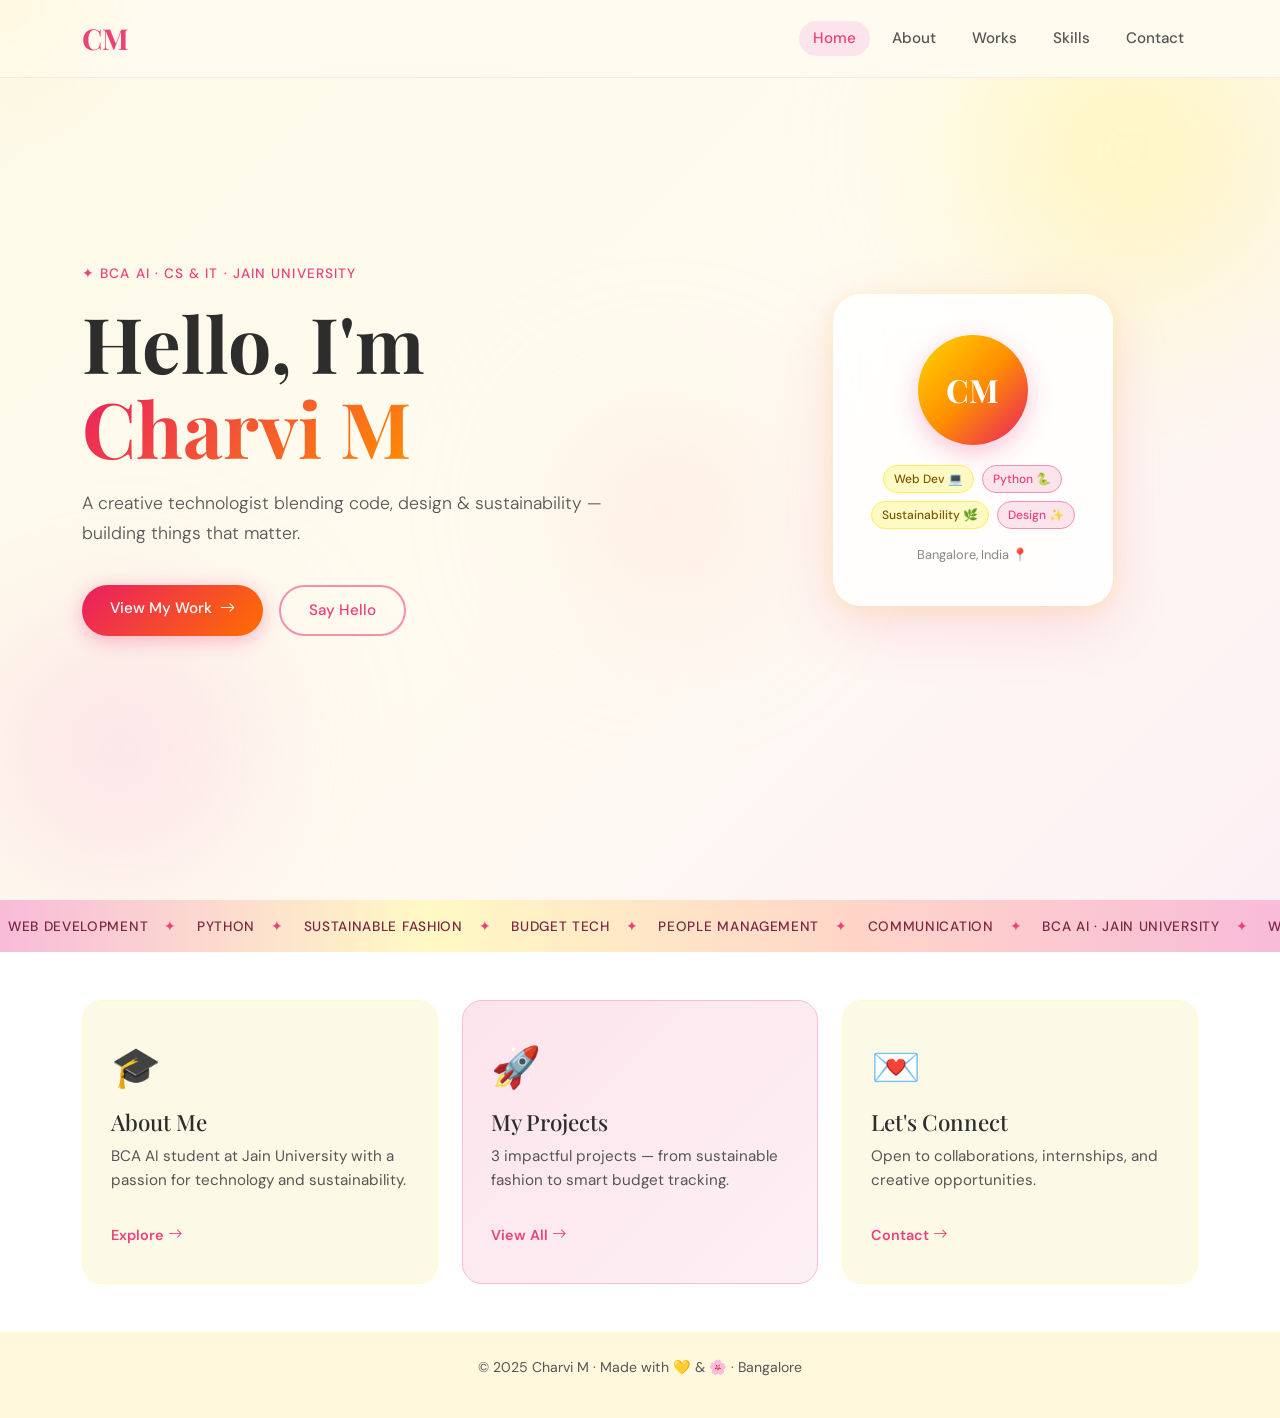
<file: index.html>
<!DOCTYPE html>
<html lang="en">
<head>
  <meta charset="UTF-8" />
  <meta name="viewport" content="width=device-width, initial-scale=1.0"/>
  <title>Charvi M — Portfolio</title>
  <link href="https://cdn.jsdelivr.net/npm/bootstrap@5.3.2/dist/css/bootstrap.min.css" rel="stylesheet"/>
  <link href="https://fonts.googleapis.com/css2?family=Playfair+Display:ital,wght@0,400;0,700;1,400&family=DM+Sans:wght@300;400;500&family=Cormorant+Garamond:ital,wght@1,300&display=swap" rel="stylesheet"/>
  <link rel="stylesheet" href="https://cdn.jsdelivr.net/npm/bootstrap-icons@1.11.3/font/bootstrap-icons.min.css"/>
  <link rel="stylesheet" href="style.css"/>
</head>
<body>

  <!-- NAV -->
  <nav class="navbar navbar-expand-lg fixed-top" id="mainNav">
    <div class="container">
      <a class="navbar-brand brand-logo" href="index.html">CM</a>
      <button class="navbar-toggler" type="button" data-bs-toggle="collapse" data-bs-target="#navMenu">
        <span class="navbar-toggler-icon"></span>
      </button>
      <div class="collapse navbar-collapse" id="navMenu">
        <ul class="navbar-nav ms-auto gap-2">
          <li class="nav-item"><a class="nav-link active" href="index.html">Home</a></li>
          <li class="nav-item"><a class="nav-link" href="about.html">About</a></li>
          <li class="nav-item"><a class="nav-link" href="works.html">Works</a></li>
          <li class="nav-item"><a class="nav-link" href="skills.html">Skills</a></li>
          <li class="nav-item"><a class="nav-link" href="contact.html">Contact</a></li>
        </ul>
      </div>
    </div>
  </nav>

  <!-- HERO -->
  <section class="hero-section d-flex align-items-center">
    <div class="hero-blob blob-1"></div>
    <div class="hero-blob blob-2"></div>
    <div class="hero-blob blob-3"></div>
    <div class="container position-relative">
      <div class="row align-items-center min-vh-100 py-5">
        <div class="col-lg-7 hero-text-col">
          <p class="hero-tag animate-up delay-0">✦ BCA AI · CS & IT · Jain University</p>
          <h1 class="hero-title animate-up delay-1">
            Hello, I'm<br/>
            <span class="name-highlight">Charvi M</span>
          </h1>
          <p class="hero-sub animate-up delay-2">
            A creative technologist blending code, design & sustainability —<br class="d-none d-md-block"/>
            building things that matter.
          </p>
          <div class="hero-cta d-flex gap-3 flex-wrap animate-up delay-3">
            <a href="works.html" class="btn btn-primary-custom">View My Work <i class="bi bi-arrow-right ms-1"></i></a>
            <a href="contact.html" class="btn btn-outline-custom">Say Hello</a>
          </div>
        </div>
        <div class="col-lg-5 d-flex justify-content-center mt-5 mt-lg-0">
          <div class="hero-card-wrap animate-float">
            <div class="hero-avatar-card">
              <div class="avatar-circle">
                <span class="avatar-initial">CM</span>
              </div>
              <div class="card-badges">
                <span class="badge-pill">Web Dev 💻</span>
                <span class="badge-pill">Python 🐍</span>
                <span class="badge-pill">Sustainability 🌿</span>
                <span class="badge-pill">Design ✨</span>
              </div>
              <div class="card-footer-text">Bangalore, India 📍</div>
            </div>
          </div>
        </div>
      </div>
    </div>
  </section>

  <!-- MARQUEE -->
  <div class="marquee-strip">
    <div class="marquee-inner">
      <span>Web Development</span><span class="dot">✦</span>
      <span>Python</span><span class="dot">✦</span>
      <span>Sustainable Fashion</span><span class="dot">✦</span>
      <span>Budget Tech</span><span class="dot">✦</span>
      <span>People Management</span><span class="dot">✦</span>
      <span>Communication</span><span class="dot">✦</span>
      <span>BCA AI · Jain University</span><span class="dot">✦</span>
      <span>Web Development</span><span class="dot">✦</span>
      <span>Python</span><span class="dot">✦</span>
      <span>Sustainable Fashion</span><span class="dot">✦</span>
      <span>Budget Tech</span><span class="dot">✦</span>
      <span>People Management</span><span class="dot">✦</span>
      <span>Communication</span><span class="dot">✦</span>
      <span>BCA AI · Jain University</span><span class="dot">✦</span>
    </div>
  </div>

  <!-- QUICK PREVIEW SECTION -->
  <section class="quick-preview py-5">
    <div class="container">
      <div class="row g-4 justify-content-center">
        <div class="col-md-4">
          <div class="preview-card" onclick="location.href='about.html'">
            <div class="preview-icon">🎓</div>
            <h3>About Me</h3>
            <p>BCA AI student at Jain University with a passion for technology and sustainability.</p>
            <span class="preview-link">Explore <i class="bi bi-arrow-right"></i></span>
          </div>
        </div>
        <div class="col-md-4">
          <div class="preview-card featured" onclick="location.href='works.html'">
            <div class="preview-icon">🚀</div>
            <h3>My Projects</h3>
            <p>3 impactful projects — from sustainable fashion to smart budget tracking.</p>
            <span class="preview-link">View All <i class="bi bi-arrow-right"></i></span>
          </div>
        </div>
        <div class="col-md-4">
          <div class="preview-card" onclick="location.href='contact.html'">
            <div class="preview-icon">💌</div>
            <h3>Let's Connect</h3>
            <p>Open to collaborations, internships, and creative opportunities.</p>
            <span class="preview-link">Contact <i class="bi bi-arrow-right"></i></span>
          </div>
        </div>
      </div>
    </div>
  </section>

  <!-- FOOTER -->
  <footer class="site-footer text-center py-4">
    <p>© 2025 Charvi M · Made with 💛 & 🌸 · Bangalore</p>
  </footer>

  <script src="https://cdn.jsdelivr.net/npm/bootstrap@5.3.2/dist/js/bootstrap.bundle.min.js"></script>
  <script src="main.js"></script>
</body>
</html>
</file>
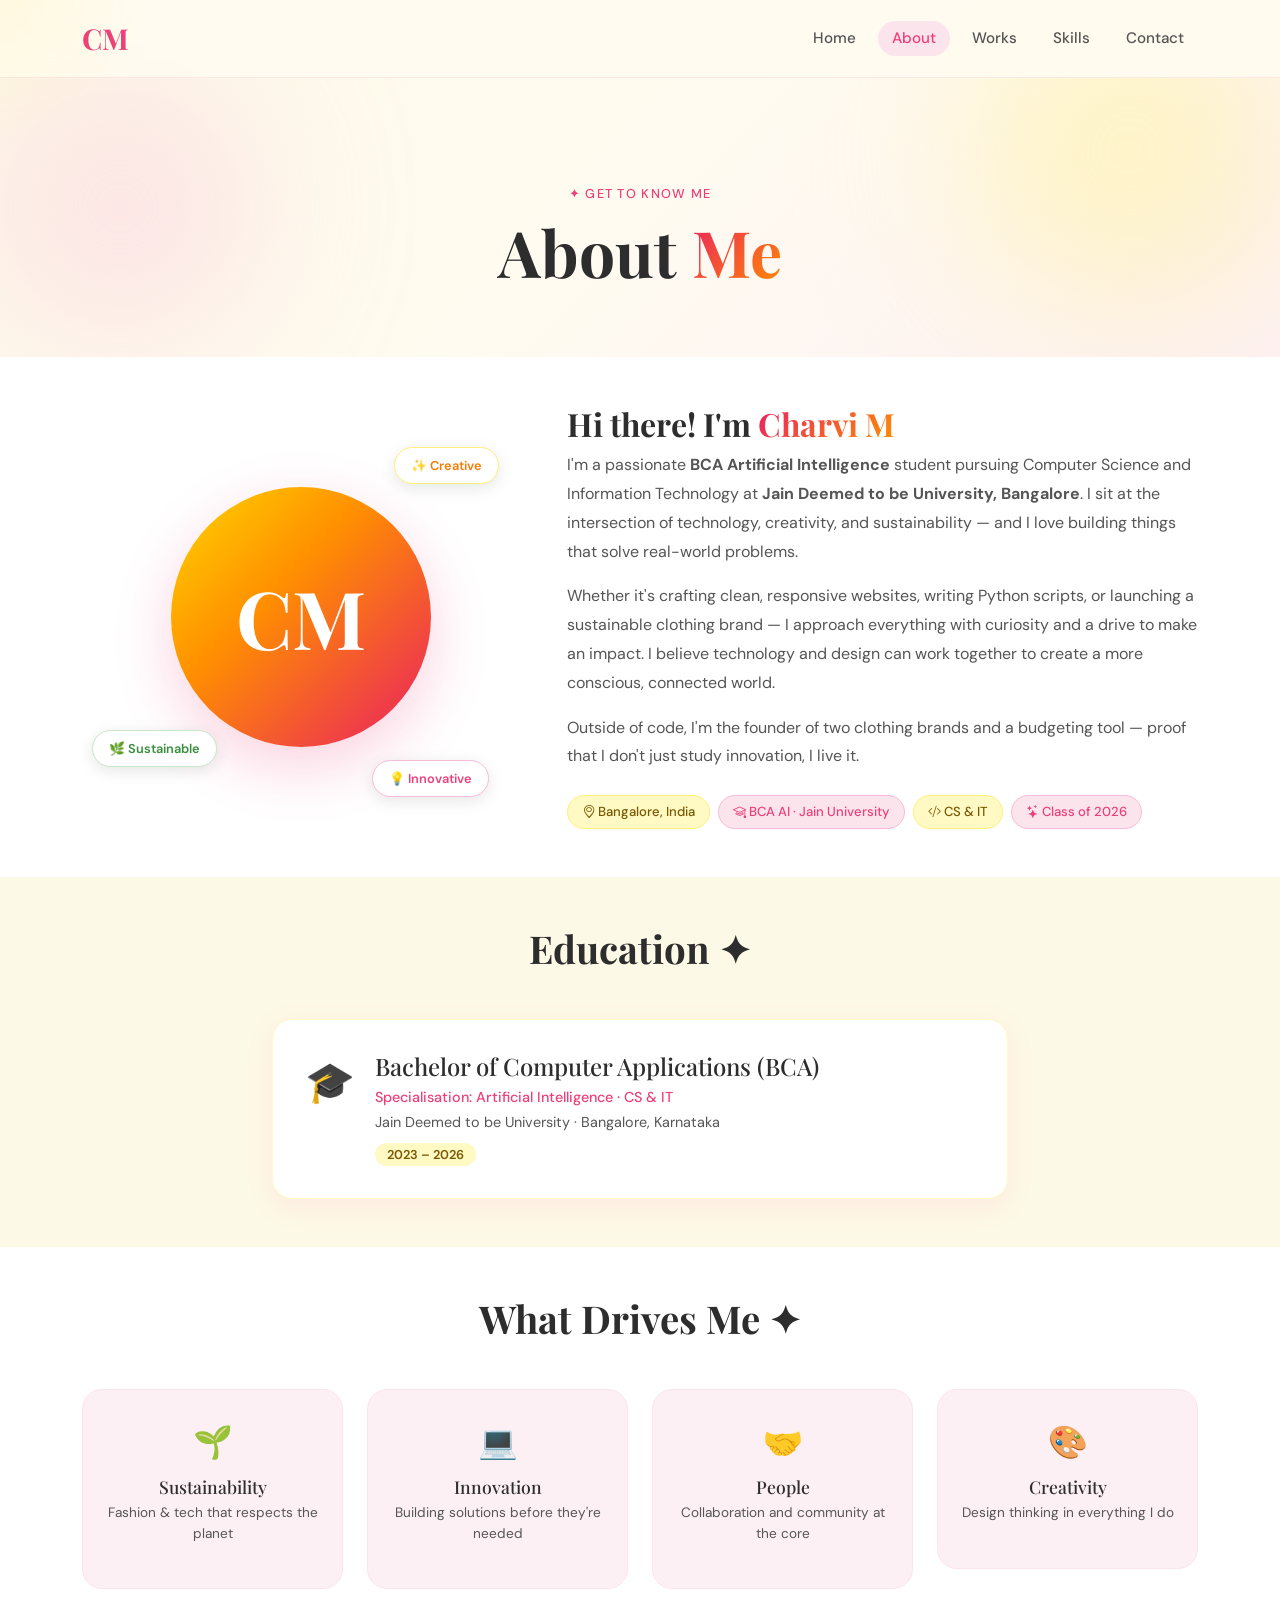
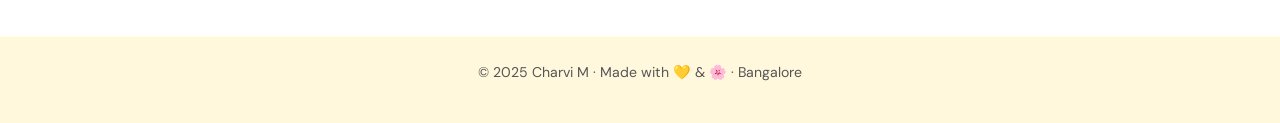
<file: about.html>
<!DOCTYPE html>
<html lang="en">
<head>
  <meta charset="UTF-8"/>
  <meta name="viewport" content="width=device-width, initial-scale=1.0"/>
  <title>About — Charvi M</title>
  <link href="https://cdn.jsdelivr.net/npm/bootstrap@5.3.2/dist/css/bootstrap.min.css" rel="stylesheet"/>
  <link href="https://fonts.googleapis.com/css2?family=Playfair+Display:ital,wght@0,400;0,700;1,400&family=DM+Sans:wght@300;400;500&family=Cormorant+Garamond:ital,wght@1,300&display=swap" rel="stylesheet"/>
  <link rel="stylesheet" href="https://cdn.jsdelivr.net/npm/bootstrap-icons@1.11.3/font/bootstrap-icons.min.css"/>
  <link rel="stylesheet" href="style.css"/>
</head>
<body>

  <!-- NAV -->
  <nav class="navbar navbar-expand-lg fixed-top" id="mainNav">
    <div class="container">
      <a class="navbar-brand brand-logo" href="index.html">CM</a>
      <button class="navbar-toggler" type="button" data-bs-toggle="collapse" data-bs-target="#navMenu">
        <span class="navbar-toggler-icon"></span>
      </button>
      <div class="collapse navbar-collapse" id="navMenu">
        <ul class="navbar-nav ms-auto gap-2">
          <li class="nav-item"><a class="nav-link" href="index.html">Home</a></li>
          <li class="nav-item"><a class="nav-link active" href="about.html">About</a></li>
          <li class="nav-item"><a class="nav-link" href="works.html">Works</a></li>
          <li class="nav-item"><a class="nav-link" href="skills.html">Skills</a></li>
          <li class="nav-item"><a class="nav-link" href="contact.html">Contact</a></li>
        </ul>
      </div>
    </div>
  </nav>

  <!-- PAGE HEADER -->
  <section class="page-header">
    <div class="hero-blob blob-1"></div>
    <div class="hero-blob blob-2"></div>
    <div class="container">
      <div class="row justify-content-center text-center pt-5 mt-3">
        <div class="col-lg-8">
          <p class="page-tag animate-up">✦ Get to know me</p>
          <h1 class="page-title animate-up delay-1">About <span class="name-highlight">Me</span></h1>
        </div>
      </div>
    </div>
  </section>

  <!-- ABOUT CONTENT -->
  <section class="about-section py-5">
    <div class="container">
      <div class="row align-items-center g-5">
        <div class="col-lg-5 animate-up">
          <div class="about-image-block">
            <div class="about-avatar-big">
              <span>CM</span>
            </div>
            <div class="about-sticker sticker-1">✨ Creative</div>
            <div class="about-sticker sticker-2">🌿 Sustainable</div>
            <div class="about-sticker sticker-3">💡 Innovative</div>
          </div>
        </div>
        <div class="col-lg-7 animate-up delay-1">
          <h2 class="section-heading">Hi there! I'm <span class="name-highlight">Charvi M</span></h2>
          <p class="about-body">
            I'm a passionate <strong>BCA Artificial Intelligence</strong> student pursuing Computer Science and Information Technology at <strong>Jain Deemed to be University, Bangalore</strong>. I sit at the intersection of technology, creativity, and sustainability — and I love building things that solve real-world problems.
          </p>
          <p class="about-body">
            Whether it's crafting clean, responsive websites, writing Python scripts, or launching a sustainable clothing brand — I approach everything with curiosity and a drive to make an impact. I believe technology and design can work together to create a more conscious, connected world.
          </p>
          <p class="about-body">
            Outside of code, I'm the founder of two clothing brands and a budgeting tool — proof that I don't just study innovation, I live it.
          </p>
          <div class="info-chips d-flex flex-wrap gap-2 mt-4">
            <span class="info-chip"><i class="bi bi-geo-alt"></i> Bangalore, India</span>
            <span class="info-chip"><i class="bi bi-mortarboard"></i> BCA AI · Jain University</span>
            <span class="info-chip"><i class="bi bi-code-slash"></i> CS & IT</span>
            <span class="info-chip"><i class="bi bi-stars"></i> Class of 2026</span>
          </div>
        </div>
      </div>
    </div>
  </section>

  <!-- EDUCATION -->
  <section class="education-section py-5">
    <div class="container">
      <h2 class="section-title text-center mb-5">Education <span class="title-dot">✦</span></h2>
      <div class="row justify-content-center">
        <div class="col-lg-8">
          <div class="edu-card animate-up">
            <div class="edu-icon">🎓</div>
            <div class="edu-info">
              <h4>Bachelor of Computer Applications (BCA)</h4>
              <p class="edu-spec">Specialisation: Artificial Intelligence · CS & IT</p>
              <p class="edu-uni">Jain Deemed to be University · Bangalore, Karnataka</p>
              <span class="edu-year">2023 – 2026</span>
            </div>
          </div>
        </div>
      </div>
    </div>
  </section>

  <!-- VALUES -->
  <section class="values-section py-5">
    <div class="container">
      <h2 class="section-title text-center mb-5">What Drives Me <span class="title-dot">✦</span></h2>
      <div class="row g-4 justify-content-center">
        <div class="col-md-3 col-6">
          <div class="value-tile animate-up">
            <div class="value-emoji">🌱</div>
            <h5>Sustainability</h5>
            <p>Fashion & tech that respects the planet</p>
          </div>
        </div>
        <div class="col-md-3 col-6">
          <div class="value-tile animate-up delay-1">
            <div class="value-emoji">💻</div>
            <h5>Innovation</h5>
            <p>Building solutions before they're needed</p>
          </div>
        </div>
        <div class="col-md-3 col-6">
          <div class="value-tile animate-up delay-2">
            <div class="value-emoji">🤝</div>
            <h5>People</h5>
            <p>Collaboration and community at the core</p>
          </div>
        </div>
        <div class="col-md-3 col-6">
          <div class="value-tile animate-up delay-3">
            <div class="value-emoji">🎨</div>
            <h5>Creativity</h5>
            <p>Design thinking in everything I do</p>
          </div>
        </div>
      </div>
    </div>
  </section>

  <!-- FOOTER -->
  <footer class="site-footer text-center py-4">
    <p>© 2025 Charvi M · Made with 💛 & 🌸 · Bangalore</p>
  </footer>

  <script src="https://cdn.jsdelivr.net/npm/bootstrap@5.3.2/dist/js/bootstrap.bundle.min.js"></script>
  <script src="main.js"></script>
</body>
</html>
</file>
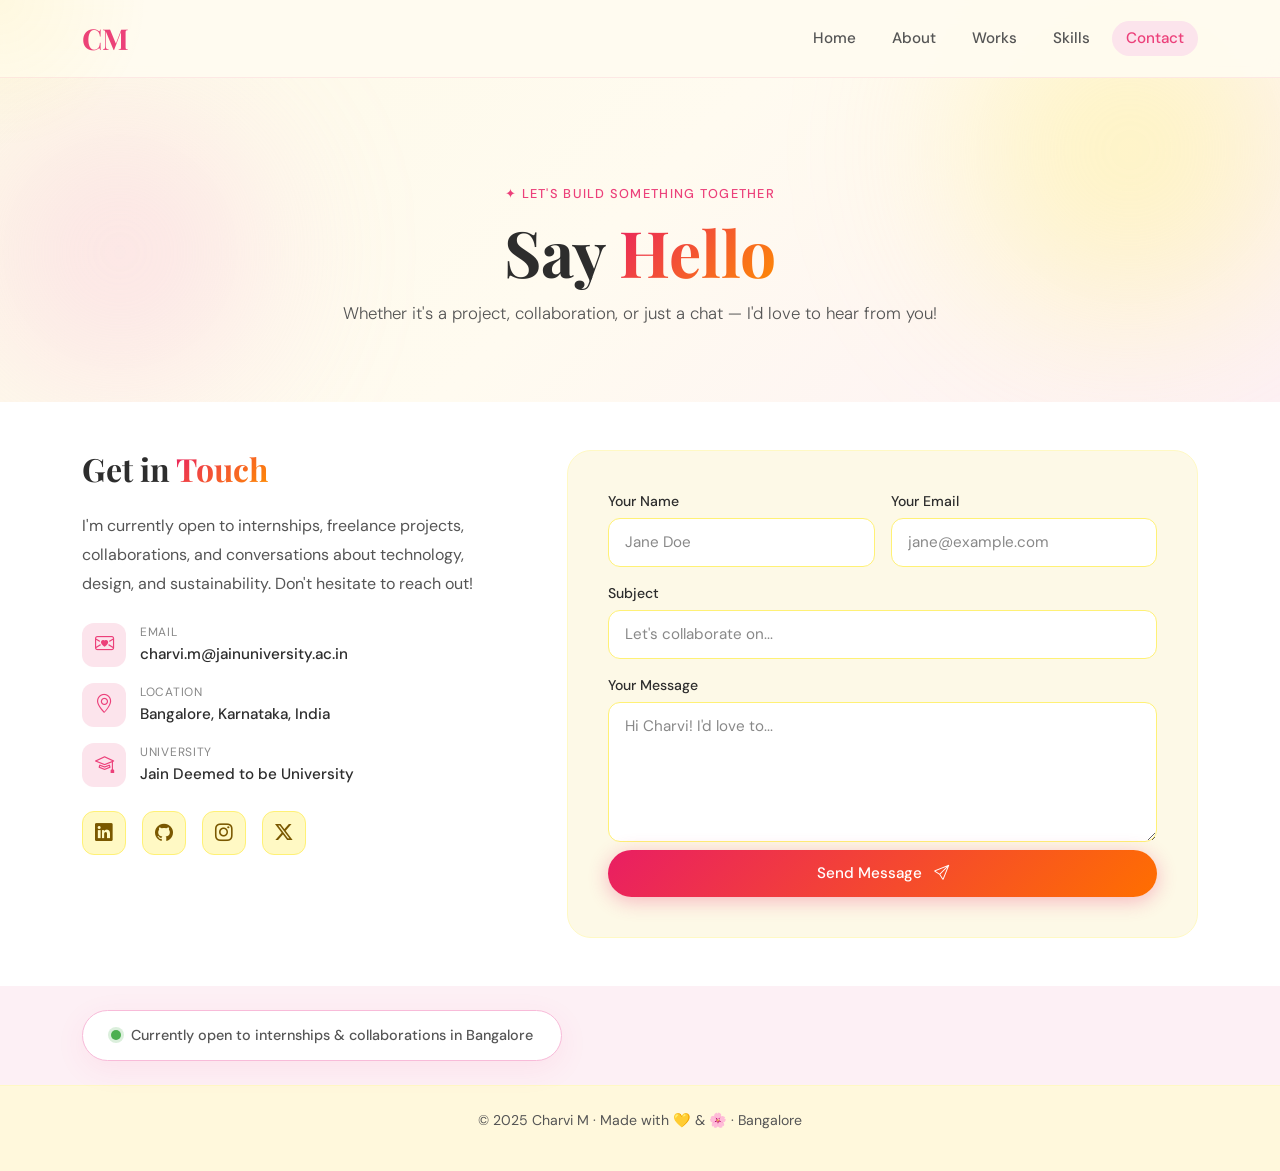
<file: contact.html>
<!DOCTYPE html>
<html lang="en">
<head>
  <meta charset="UTF-8"/>
  <meta name="viewport" content="width=device-width, initial-scale=1.0"/>
  <title>Contact — Charvi M</title>
  <link href="https://cdn.jsdelivr.net/npm/bootstrap@5.3.2/dist/css/bootstrap.min.css" rel="stylesheet"/>
  <link href="https://fonts.googleapis.com/css2?family=Playfair+Display:ital,wght@0,400;0,700;1,400&family=DM+Sans:wght@300;400;500&family=Cormorant+Garamond:ital,wght@1,300&display=swap" rel="stylesheet"/>
  <link rel="stylesheet" href="https://cdn.jsdelivr.net/npm/bootstrap-icons@1.11.3/font/bootstrap-icons.min.css"/>
  <link rel="stylesheet" href="style.css"/>
</head>
<body>

  <!-- NAV -->
  <nav class="navbar navbar-expand-lg fixed-top" id="mainNav">
    <div class="container">
      <a class="navbar-brand brand-logo" href="index.html">CM</a>
      <button class="navbar-toggler" type="button" data-bs-toggle="collapse" data-bs-target="#navMenu">
        <span class="navbar-toggler-icon"></span>
      </button>
      <div class="collapse navbar-collapse" id="navMenu">
        <ul class="navbar-nav ms-auto gap-2">
          <li class="nav-item"><a class="nav-link" href="index.html">Home</a></li>
          <li class="nav-item"><a class="nav-link" href="about.html">About</a></li>
          <li class="nav-item"><a class="nav-link" href="works.html">Works</a></li>
          <li class="nav-item"><a class="nav-link" href="skills.html">Skills</a></li>
          <li class="nav-item"><a class="nav-link active" href="contact.html">Contact</a></li>
        </ul>
      </div>
    </div>
  </nav>

  <!-- PAGE HEADER -->
  <section class="page-header">
    <div class="hero-blob blob-1"></div>
    <div class="hero-blob blob-2"></div>
    <div class="container">
      <div class="row justify-content-center text-center pt-5 mt-3">
        <div class="col-lg-8">
          <p class="page-tag animate-up">✦ Let's build something together</p>
          <h1 class="page-title animate-up delay-1">Say <span class="name-highlight">Hello</span></h1>
          <p class="page-subtitle animate-up delay-2">Whether it's a project, collaboration, or just a chat — I'd love to hear from you!</p>
        </div>
      </div>
    </div>
  </section>

  <!-- CONTACT SECTION -->
  <section class="contact-section py-5">
    <div class="container">
      <div class="row g-5 align-items-start">

        <!-- INFO -->
        <div class="col-lg-5 animate-up">
          <h2 class="section-heading mb-4">Get in <span class="name-highlight">Touch</span></h2>
          <p class="about-body mb-4">
            I'm currently open to internships, freelance projects, collaborations, and conversations about technology, design, and sustainability. Don't hesitate to reach out!
          </p>

          <div class="contact-info-list">
            <div class="contact-info-item">
              <div class="contact-info-icon"><i class="bi bi-envelope-heart"></i></div>
              <div>
                <p class="cii-label">Email</p>
                <p class="cii-value">charvi.m@jainuniversity.ac.in</p>
              </div>
            </div>
            <div class="contact-info-item">
              <div class="contact-info-icon"><i class="bi bi-geo-alt"></i></div>
              <div>
                <p class="cii-label">Location</p>
                <p class="cii-value">Bangalore, Karnataka, India</p>
              </div>
            </div>
            <div class="contact-info-item">
              <div class="contact-info-icon"><i class="bi bi-mortarboard"></i></div>
              <div>
                <p class="cii-label">University</p>
                <p class="cii-value">Jain Deemed to be University</p>
              </div>
            </div>
          </div>

          <div class="social-links mt-4 d-flex gap-3">
            <a href="#" class="social-btn"><i class="bi bi-linkedin"></i></a>
            <a href="#" class="social-btn"><i class="bi bi-github"></i></a>
            <a href="#" class="social-btn"><i class="bi bi-instagram"></i></a>
            <a href="#" class="social-btn"><i class="bi bi-twitter-x"></i></a>
          </div>
        </div>

        <!-- FORM -->
        <div class="col-lg-7 animate-up delay-1">
          <div class="contact-form-card">
            <form id="contactForm">
              <div class="row g-3">
                <div class="col-md-6">
                  <label class="form-label-custom">Your Name</label>
                  <input type="text" class="form-control form-control-custom" placeholder="Jane Doe" required/>
                </div>
                <div class="col-md-6">
                  <label class="form-label-custom">Your Email</label>
                  <input type="email" class="form-control form-control-custom" placeholder="jane@example.com" required/>
                </div>
                <div class="col-12">
                  <label class="form-label-custom">Subject</label>
                  <input type="text" class="form-control form-control-custom" placeholder="Let's collaborate on..."/>
                </div>
                <div class="col-12">
                  <label class="form-label-custom">Your Message</label>
                  <textarea class="form-control form-control-custom" rows="5" placeholder="Hi Charvi! I'd love to..."></textarea>
                </div>
                <div class="col-12 mt-2">
                  <button type="submit" class="btn btn-primary-custom w-100">
                    Send Message <i class="bi bi-send ms-2"></i>
                  </button>
                </div>
              </div>
            </form>
            <div id="formSuccess" class="form-success-msg d-none">
              <div class="success-inner">
                <div class="success-emoji">🌸</div>
                <h4>Message Sent!</h4>
                <p>Thank you for reaching out. I'll get back to you soon!</p>
              </div>
            </div>
          </div>
        </div>
      </div>
    </div>
  </section>

  <!-- AVAILABILITY -->
  <section class="availability-section py-4">
    <div class="container">
      <div class="availability-card text-center animate-up">
        <span class="avail-dot"></span>
        <span class="avail-text">Currently open to internships & collaborations in Bangalore</span>
      </div>
    </div>
  </section>

  <!-- FOOTER -->
  <footer class="site-footer text-center py-4">
    <p>© 2025 Charvi M · Made with 💛 & 🌸 · Bangalore</p>
  </footer>

  <script src="https://cdn.jsdelivr.net/npm/bootstrap@5.3.2/dist/js/bootstrap.bundle.min.js"></script>
  <script src="main.js"></script>
</body>
</html>
</file>
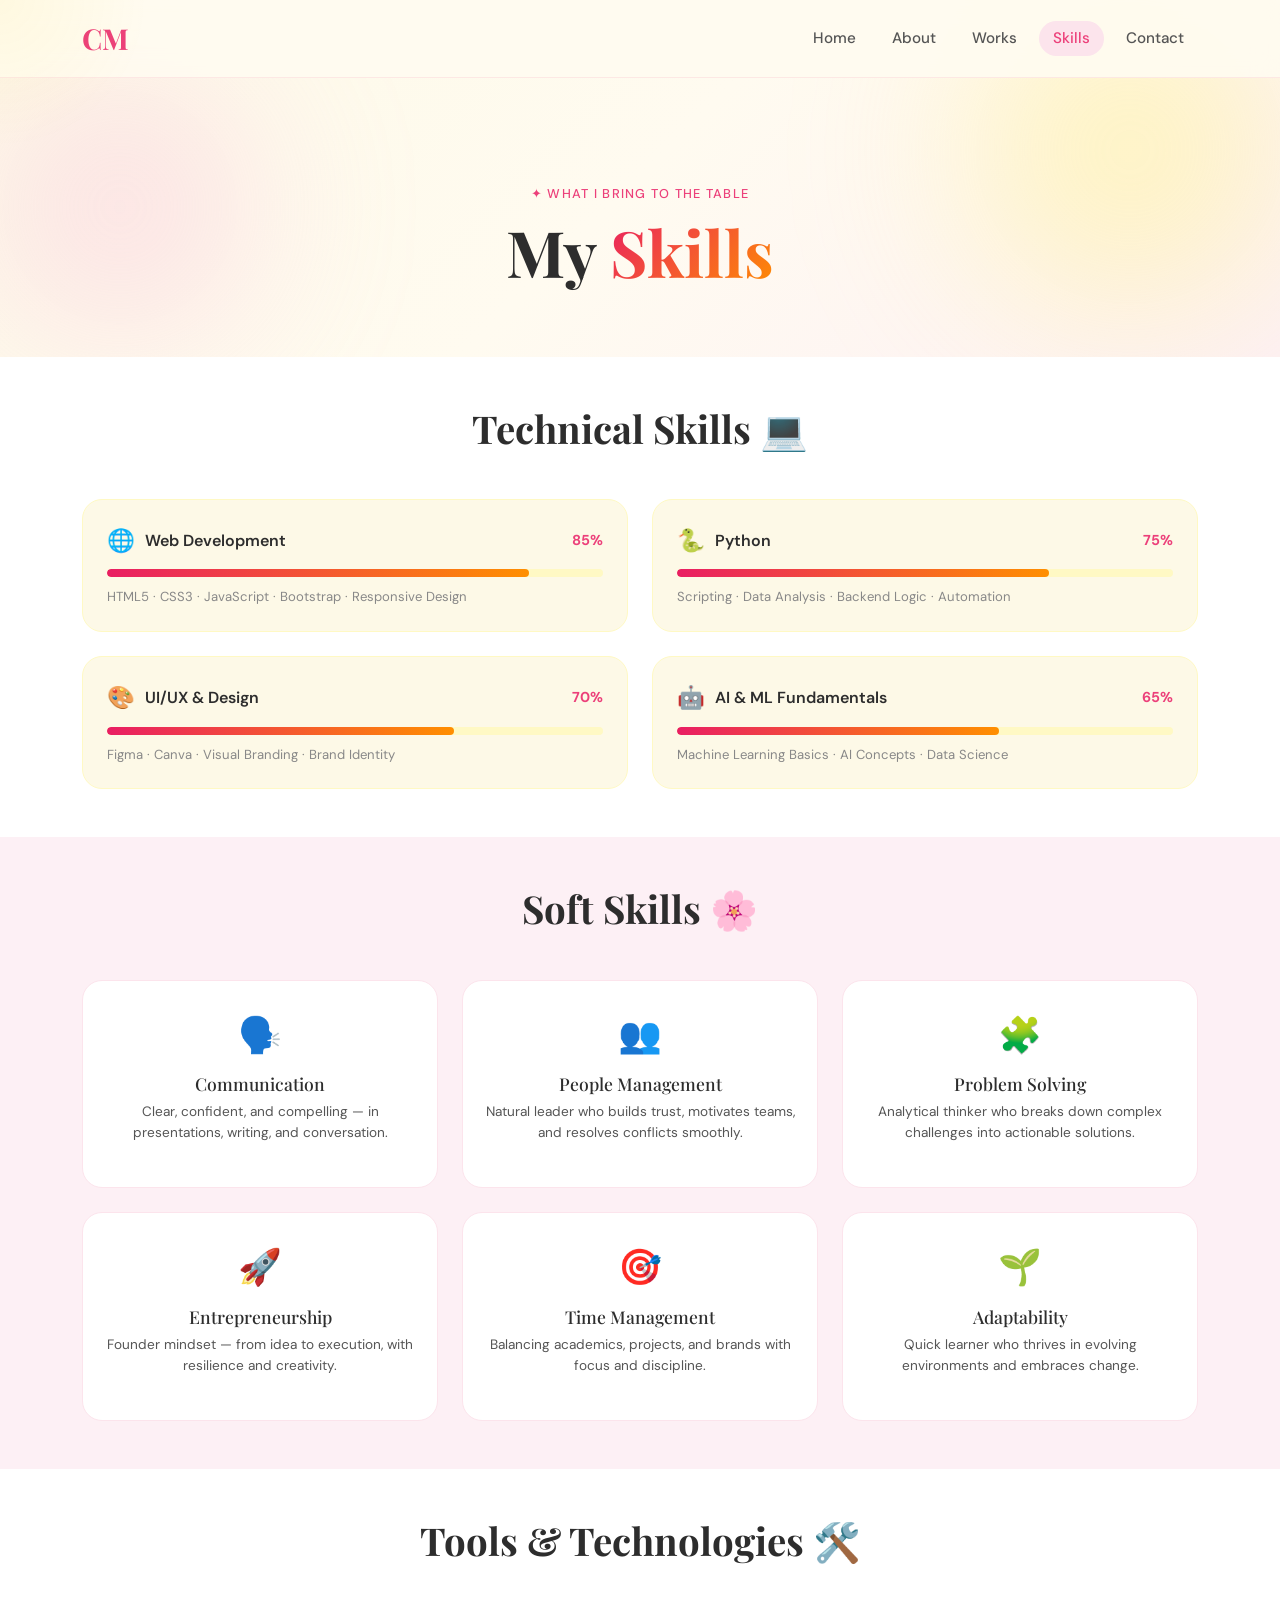
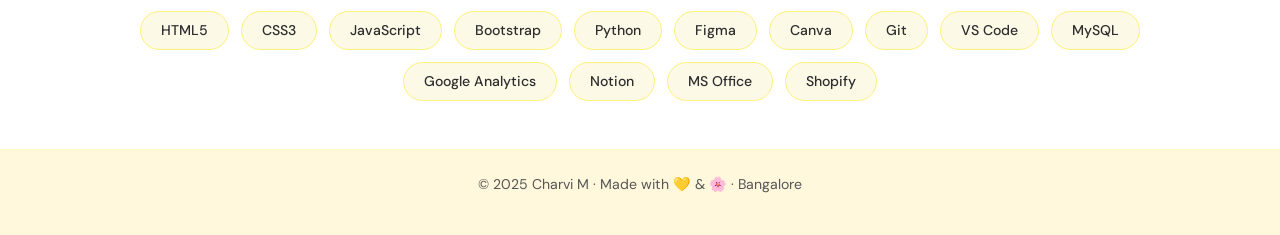
<file: skills.html>
<!DOCTYPE html>
<html lang="en">
<head>
  <meta charset="UTF-8"/>
  <meta name="viewport" content="width=device-width, initial-scale=1.0"/>
  <title>Skills — Charvi M</title>
  <link href="https://cdn.jsdelivr.net/npm/bootstrap@5.3.2/dist/css/bootstrap.min.css" rel="stylesheet"/>
  <link href="https://fonts.googleapis.com/css2?family=Playfair+Display:ital,wght@0,400;0,700;1,400&family=DM+Sans:wght@300;400;500&family=Cormorant+Garamond:ital,wght@1,300&display=swap" rel="stylesheet"/>
  <link rel="stylesheet" href="https://cdn.jsdelivr.net/npm/bootstrap-icons@1.11.3/font/bootstrap-icons.min.css"/>
  <link rel="stylesheet" href="style.css"/>
</head>
<body>

  <!-- NAV -->
  <nav class="navbar navbar-expand-lg fixed-top" id="mainNav">
    <div class="container">
      <a class="navbar-brand brand-logo" href="index.html">CM</a>
      <button class="navbar-toggler" type="button" data-bs-toggle="collapse" data-bs-target="#navMenu">
        <span class="navbar-toggler-icon"></span>
      </button>
      <div class="collapse navbar-collapse" id="navMenu">
        <ul class="navbar-nav ms-auto gap-2">
          <li class="nav-item"><a class="nav-link" href="index.html">Home</a></li>
          <li class="nav-item"><a class="nav-link" href="about.html">About</a></li>
          <li class="nav-item"><a class="nav-link" href="works.html">Works</a></li>
          <li class="nav-item"><a class="nav-link active" href="skills.html">Skills</a></li>
          <li class="nav-item"><a class="nav-link" href="contact.html">Contact</a></li>
        </ul>
      </div>
    </div>
  </nav>

  <!-- PAGE HEADER -->
  <section class="page-header">
    <div class="hero-blob blob-1"></div>
    <div class="hero-blob blob-2"></div>
    <div class="container">
      <div class="row justify-content-center text-center pt-5 mt-3">
        <div class="col-lg-8">
          <p class="page-tag animate-up">✦ What I bring to the table</p>
          <h1 class="page-title animate-up delay-1">My <span class="name-highlight">Skills</span></h1>
        </div>
      </div>
    </div>
  </section>

  <!-- TECHNICAL SKILLS -->
  <section class="skills-section py-5">
    <div class="container">
      <h2 class="section-title text-center mb-5">Technical Skills <span class="title-dot">💻</span></h2>
      <div class="row g-4 justify-content-center">

        <div class="col-lg-6">
          <div class="skill-bar-card animate-up">
            <div class="skill-bar-header">
              <span class="skill-icon">🌐</span>
              <span class="skill-name">Web Development</span>
              <span class="skill-pct">85%</span>
            </div>
            <div class="skill-track">
              <div class="skill-fill" data-width="85"></div>
            </div>
            <p class="skill-detail">HTML5 · CSS3 · JavaScript · Bootstrap · Responsive Design</p>
          </div>
        </div>

        <div class="col-lg-6">
          <div class="skill-bar-card animate-up delay-1">
            <div class="skill-bar-header">
              <span class="skill-icon">🐍</span>
              <span class="skill-name">Python</span>
              <span class="skill-pct">75%</span>
            </div>
            <div class="skill-track">
              <div class="skill-fill" data-width="75"></div>
            </div>
            <p class="skill-detail">Scripting · Data Analysis · Backend Logic · Automation</p>
          </div>
        </div>

        <div class="col-lg-6">
          <div class="skill-bar-card animate-up delay-2">
            <div class="skill-bar-header">
              <span class="skill-icon">🎨</span>
              <span class="skill-name">UI/UX & Design</span>
              <span class="skill-pct">70%</span>
            </div>
            <div class="skill-track">
              <div class="skill-fill" data-width="70"></div>
            </div>
            <p class="skill-detail">Figma · Canva · Visual Branding · Brand Identity</p>
          </div>
        </div>

        <div class="col-lg-6">
          <div class="skill-bar-card animate-up delay-3">
            <div class="skill-bar-header">
              <span class="skill-icon">🤖</span>
              <span class="skill-name">AI & ML Fundamentals</span>
              <span class="skill-pct">65%</span>
            </div>
            <div class="skill-track">
              <div class="skill-fill" data-width="65"></div>
            </div>
            <p class="skill-detail">Machine Learning Basics · AI Concepts · Data Science</p>
          </div>
        </div>

      </div>
    </div>
  </section>

  <!-- SOFT SKILLS -->
  <section class="soft-skills-section py-5">
    <div class="container">
      <h2 class="section-title text-center mb-5">Soft Skills <span class="title-dot">🌸</span></h2>
      <div class="row g-4 justify-content-center">
        <div class="col-md-4 col-6">
          <div class="soft-skill-card animate-up">
            <div class="soft-icon">🗣️</div>
            <h5>Communication</h5>
            <p>Clear, confident, and compelling — in presentations, writing, and conversation.</p>
          </div>
        </div>
        <div class="col-md-4 col-6">
          <div class="soft-skill-card animate-up delay-1">
            <div class="soft-icon">👥</div>
            <h5>People Management</h5>
            <p>Natural leader who builds trust, motivates teams, and resolves conflicts smoothly.</p>
          </div>
        </div>
        <div class="col-md-4 col-6">
          <div class="soft-skill-card animate-up delay-2">
            <div class="soft-icon">🧩</div>
            <h5>Problem Solving</h5>
            <p>Analytical thinker who breaks down complex challenges into actionable solutions.</p>
          </div>
        </div>
        <div class="col-md-4 col-6">
          <div class="soft-skill-card animate-up">
            <div class="soft-icon">🚀</div>
            <h5>Entrepreneurship</h5>
            <p>Founder mindset — from idea to execution, with resilience and creativity.</p>
          </div>
        </div>
        <div class="col-md-4 col-6">
          <div class="soft-skill-card animate-up delay-1">
            <div class="soft-icon">🎯</div>
            <h5>Time Management</h5>
            <p>Balancing academics, projects, and brands with focus and discipline.</p>
          </div>
        </div>
        <div class="col-md-4 col-6">
          <div class="soft-skill-card animate-up delay-2">
            <div class="soft-icon">🌱</div>
            <h5>Adaptability</h5>
            <p>Quick learner who thrives in evolving environments and embraces change.</p>
          </div>
        </div>
      </div>
    </div>
  </section>

  <!-- TOOLS & TECH -->
  <section class="tools-section py-5">
    <div class="container">
      <h2 class="section-title text-center mb-5">Tools & Technologies <span class="title-dot">🛠️</span></h2>
      <div class="tools-grid animate-up">
        <span class="tool-chip">HTML5</span>
        <span class="tool-chip">CSS3</span>
        <span class="tool-chip">JavaScript</span>
        <span class="tool-chip">Bootstrap</span>
        <span class="tool-chip">Python</span>
        <span class="tool-chip">Figma</span>
        <span class="tool-chip">Canva</span>
        <span class="tool-chip">Git</span>
        <span class="tool-chip">VS Code</span>
        <span class="tool-chip">MySQL</span>
        <span class="tool-chip">Google Analytics</span>
        <span class="tool-chip">Notion</span>
        <span class="tool-chip">MS Office</span>
        <span class="tool-chip">Shopify</span>
      </div>
    </div>
  </section>

  <!-- FOOTER -->
  <footer class="site-footer text-center py-4">
    <p>© 2025 Charvi M · Made with 💛 & 🌸 · Bangalore</p>
  </footer>

  <script src="https://cdn.jsdelivr.net/npm/bootstrap@5.3.2/dist/js/bootstrap.bundle.min.js"></script>
  <script src="main.js"></script>
</body>
</html>
</file>
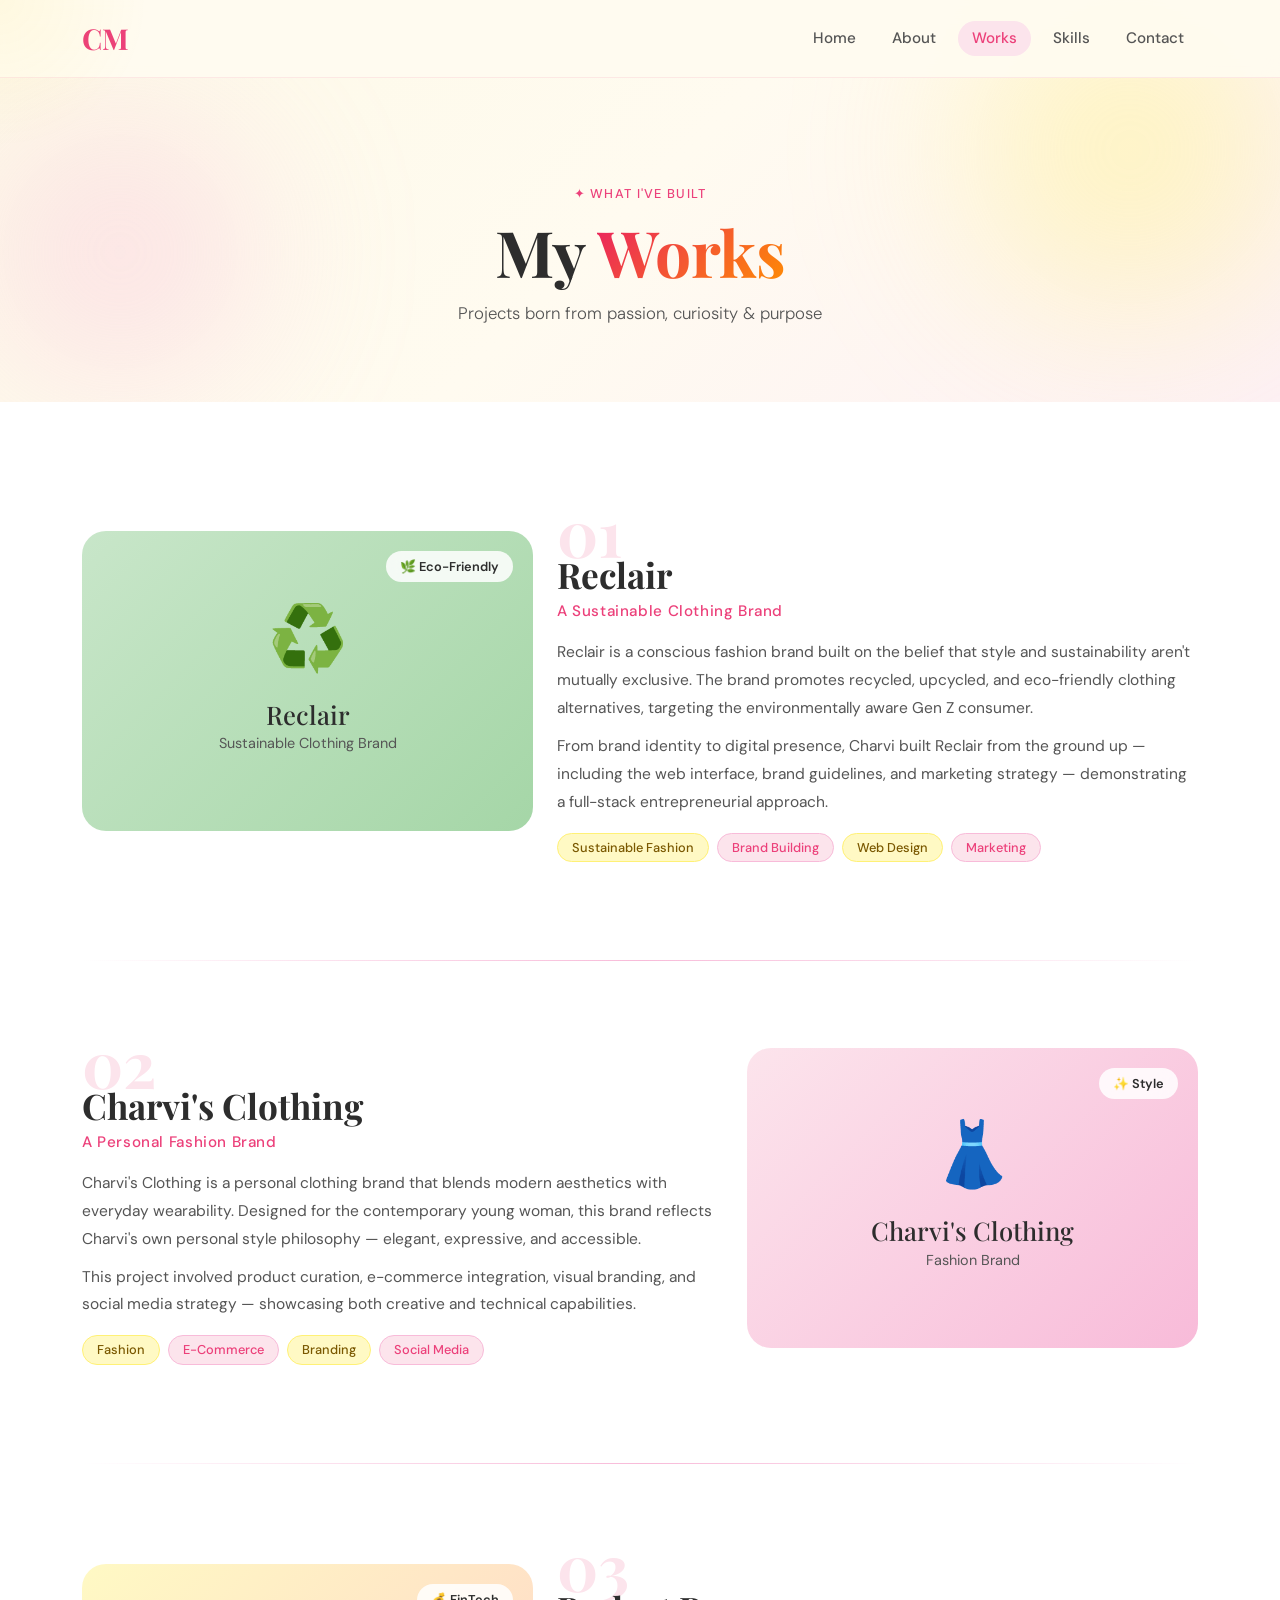
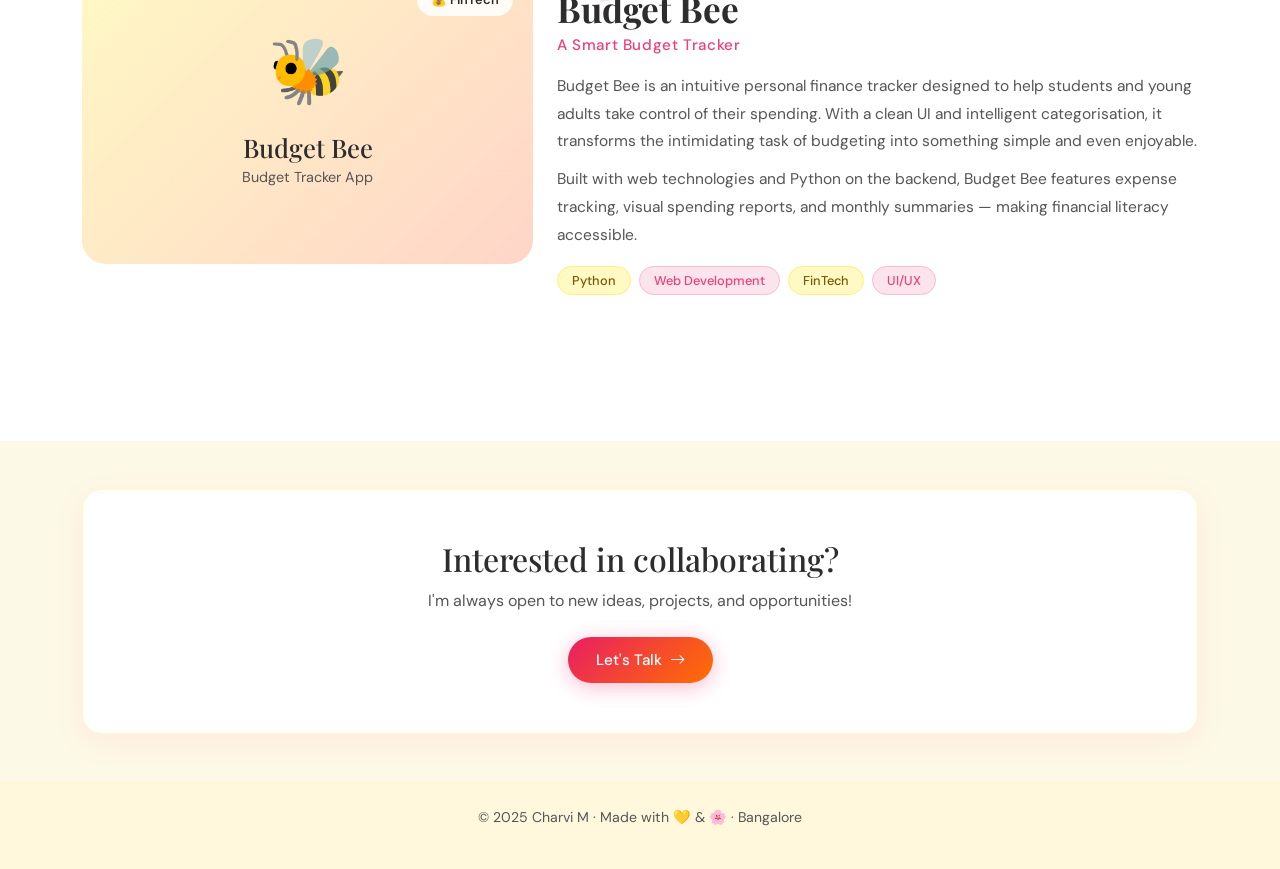
<file: works.html>
<!DOCTYPE html>
<html lang="en">
<head>
  <meta charset="UTF-8"/>
  <meta name="viewport" content="width=device-width, initial-scale=1.0"/>
  <title>Works — Charvi M</title>
  <link href="https://cdn.jsdelivr.net/npm/bootstrap@5.3.2/dist/css/bootstrap.min.css" rel="stylesheet"/>
  <link href="https://fonts.googleapis.com/css2?family=Playfair+Display:ital,wght@0,400;0,700;1,400&family=DM+Sans:wght@300;400;500&family=Cormorant+Garamond:ital,wght@1,300&display=swap" rel="stylesheet"/>
  <link rel="stylesheet" href="https://cdn.jsdelivr.net/npm/bootstrap-icons@1.11.3/font/bootstrap-icons.min.css"/>
  <link rel="stylesheet" href="style.css"/>
</head>
<body>

  <!-- NAV -->
  <nav class="navbar navbar-expand-lg fixed-top" id="mainNav">
    <div class="container">
      <a class="navbar-brand brand-logo" href="index.html">CM</a>
      <button class="navbar-toggler" type="button" data-bs-toggle="collapse" data-bs-target="#navMenu">
        <span class="navbar-toggler-icon"></span>
      </button>
      <div class="collapse navbar-collapse" id="navMenu">
        <ul class="navbar-nav ms-auto gap-2">
          <li class="nav-item"><a class="nav-link" href="index.html">Home</a></li>
          <li class="nav-item"><a class="nav-link" href="about.html">About</a></li>
          <li class="nav-item"><a class="nav-link active" href="works.html">Works</a></li>
          <li class="nav-item"><a class="nav-link" href="skills.html">Skills</a></li>
          <li class="nav-item"><a class="nav-link" href="contact.html">Contact</a></li>
        </ul>
      </div>
    </div>
  </nav>

  <!-- PAGE HEADER -->
  <section class="page-header">
    <div class="hero-blob blob-1"></div>
    <div class="hero-blob blob-2"></div>
    <div class="container">
      <div class="row justify-content-center text-center pt-5 mt-3">
        <div class="col-lg-8">
          <p class="page-tag animate-up">✦ What I've Built</p>
          <h1 class="page-title animate-up delay-1">My <span class="name-highlight">Works</span></h1>
          <p class="page-subtitle animate-up delay-2">Projects born from passion, curiosity & purpose</p>
        </div>
      </div>
    </div>
  </section>

  <!-- PROJECTS -->
  <section class="projects-section py-5">
    <div class="container">

      <!-- Project 1 -->
      <div class="project-block animate-up mb-5">
        <div class="row align-items-center g-4">
          <div class="col-lg-5">
            <div class="project-visual project-vis-1">
              <div class="project-visual-inner">
                <div class="proj-emoji">♻️</div>
                <h3>Reclair</h3>
                <p>Sustainable Clothing Brand</p>
              </div>
              <div class="proj-tag-float">🌿 Eco-Friendly</div>
            </div>
          </div>
          <div class="col-lg-7">
            <div class="project-content">
              <span class="proj-number">01</span>
              <h2 class="proj-title">Reclair</h2>
              <p class="proj-tagline">A Sustainable Clothing Brand</p>
              <p class="proj-desc">
                Reclair is a conscious fashion brand built on the belief that style and sustainability aren't mutually exclusive. The brand promotes recycled, upcycled, and eco-friendly clothing alternatives, targeting the environmentally aware Gen Z consumer.
              </p>
              <p class="proj-desc">
                From brand identity to digital presence, Charvi built Reclair from the ground up — including the web interface, brand guidelines, and marketing strategy — demonstrating a full-stack entrepreneurial approach.
              </p>
              <div class="proj-tags d-flex flex-wrap gap-2 mt-3">
                <span class="proj-tag">Sustainable Fashion</span>
                <span class="proj-tag">Brand Building</span>
                <span class="proj-tag">Web Design</span>
                <span class="proj-tag">Marketing</span>
              </div>
            </div>
          </div>
        </div>
      </div>

      <div class="project-divider"></div>

      <!-- Project 2 -->
      <div class="project-block animate-up mb-5">
        <div class="row align-items-center g-4 flex-lg-row-reverse">
          <div class="col-lg-5">
            <div class="project-visual project-vis-2">
              <div class="project-visual-inner">
                <div class="proj-emoji">👗</div>
                <h3>Charvi's Clothing</h3>
                <p>Fashion Brand</p>
              </div>
              <div class="proj-tag-float">✨ Style</div>
            </div>
          </div>
          <div class="col-lg-7">
            <div class="project-content">
              <span class="proj-number">02</span>
              <h2 class="proj-title">Charvi's Clothing</h2>
              <p class="proj-tagline">A Personal Fashion Brand</p>
              <p class="proj-desc">
                Charvi's Clothing is a personal clothing brand that blends modern aesthetics with everyday wearability. Designed for the contemporary young woman, this brand reflects Charvi's own personal style philosophy — elegant, expressive, and accessible.
              </p>
              <p class="proj-desc">
                This project involved product curation, e-commerce integration, visual branding, and social media strategy — showcasing both creative and technical capabilities.
              </p>
              <div class="proj-tags d-flex flex-wrap gap-2 mt-3">
                <span class="proj-tag">Fashion</span>
                <span class="proj-tag">E-Commerce</span>
                <span class="proj-tag">Branding</span>
                <span class="proj-tag">Social Media</span>
              </div>
            </div>
          </div>
        </div>
      </div>

      <div class="project-divider"></div>

      <!-- Project 3 -->
      <div class="project-block animate-up mb-5">
        <div class="row align-items-center g-4">
          <div class="col-lg-5">
            <div class="project-visual project-vis-3">
              <div class="project-visual-inner">
                <div class="proj-emoji">🐝</div>
                <h3>Budget Bee</h3>
                <p>Budget Tracker App</p>
              </div>
              <div class="proj-tag-float">💰 FinTech</div>
            </div>
          </div>
          <div class="col-lg-7">
            <div class="project-content">
              <span class="proj-number">03</span>
              <h2 class="proj-title">Budget Bee</h2>
              <p class="proj-tagline">A Smart Budget Tracker</p>
              <p class="proj-desc">
                Budget Bee is an intuitive personal finance tracker designed to help students and young adults take control of their spending. With a clean UI and intelligent categorisation, it transforms the intimidating task of budgeting into something simple and even enjoyable.
              </p>
              <p class="proj-desc">
                Built with web technologies and Python on the backend, Budget Bee features expense tracking, visual spending reports, and monthly summaries — making financial literacy accessible.
              </p>
              <div class="proj-tags d-flex flex-wrap gap-2 mt-3">
                <span class="proj-tag">Python</span>
                <span class="proj-tag">Web Development</span>
                <span class="proj-tag">FinTech</span>
                <span class="proj-tag">UI/UX</span>
              </div>
            </div>
          </div>
        </div>
      </div>

    </div>
  </section>

  <!-- CTA -->
  <section class="cta-section py-5 text-center">
    <div class="container">
      <div class="cta-card">
        <h2>Interested in collaborating?</h2>
        <p>I'm always open to new ideas, projects, and opportunities!</p>
        <a href="contact.html" class="btn btn-primary-custom mt-2">Let's Talk <i class="bi bi-arrow-right ms-1"></i></a>
      </div>
    </div>
  </section>

  <!-- FOOTER -->
  <footer class="site-footer text-center py-4">
    <p>© 2025 Charvi M · Made with 💛 & 🌸 · Bangalore</p>
  </footer>

  <script src="https://cdn.jsdelivr.net/npm/bootstrap@5.3.2/dist/js/bootstrap.bundle.min.js"></script>
  <script src="main.js"></script>
</body>
</html>
</file>
<file: style.css>
/* ============================================
   CHARVI M PORTFOLIO — MAIN STYLESHEET
   Pastel Yellow & Pink Palette
   ============================================ */

:root {
  --yellow-100: #fffde7;
  --yellow-200: #fff9c4;
  --yellow-300: #fff176;
  --yellow-400: #ffee58;
  --yellow-500: #ffd600;
  --yellow-soft: #fdf9e7;
  --yellow-pastel: #fff8dc;

  --pink-100: #fce4ec;
  --pink-200: #f8bbd9;
  --pink-300: #f48fb1;
  --pink-400: #ec407a;
  --pink-500: #e91e63;
  --pink-soft: #fdf0f5;
  --pink-pastel: #ffe4ef;

  --peach: #ffd5c8;
  --lavender: #f0e6ff;
  --cream: #fffbf0;

  --text-dark: #2d2d2d;
  --text-mid: #555;
  --text-light: #888;

  --font-display: 'Playfair Display', Georgia, serif;
  --font-body: 'DM Sans', sans-serif;
  --font-italic: 'Cormorant Garamond', serif;

  --radius: 20px;
  --radius-sm: 12px;
  --shadow: 0 8px 30px rgba(236, 64, 122, 0.08);
  --shadow-hover: 0 16px 48px rgba(236, 64, 122, 0.15);
}

*, *::before, *::after { box-sizing: border-box; margin: 0; padding: 0; }

html { scroll-behavior: smooth; }

body {
  font-family: var(--font-body);
  background-color: var(--cream);
  color: var(--text-dark);
  overflow-x: hidden;
}

/* ============================================
   TYPOGRAPHY
   ============================================ */
h1, h2, h3, h4 { font-family: var(--font-display); }

.name-highlight {
  background: linear-gradient(135deg, #e91e63 0%, #ff8f00 100%);
  -webkit-background-clip: text;
  -webkit-text-fill-color: transparent;
  background-clip: text;
}

/* ============================================
   NAVBAR
   ============================================ */
#mainNav {
  background: rgba(255, 251, 240, 0.92);
  backdrop-filter: blur(12px);
  border-bottom: 1px solid rgba(236, 64, 122, 0.1);
  padding: 12px 0;
  transition: all 0.3s ease;
}
#mainNav.scrolled {
  box-shadow: 0 4px 20px rgba(236, 64, 122, 0.1);
}
.brand-logo {
  font-family: var(--font-display);
  font-size: 1.8rem;
  font-weight: 700;
  color: var(--pink-400) !important;
  text-decoration: none;
  letter-spacing: -0.5px;
}
.navbar-nav .nav-link {
  font-family: var(--font-body);
  font-weight: 500;
  color: var(--text-mid) !important;
  font-size: 0.95rem;
  padding: 6px 14px !important;
  border-radius: 50px;
  transition: all 0.25s ease;
}
.navbar-nav .nav-link:hover,
.navbar-nav .nav-link.active {
  background: var(--pink-100);
  color: var(--pink-400) !important;
}
.navbar-toggler { border: 1.5px solid var(--pink-300); }
.navbar-toggler-icon {
  background-image: url("data:image/svg+xml,%3csvg xmlns='http://www.w3.org/2000/svg' viewBox='0 0 30 30'%3e%3cpath stroke='%23ec407a' stroke-width='2' d='M4 7h22M4 15h22M4 23h22'/%3e%3c/svg%3e");
}

/* ============================================
   HERO SECTION
   ============================================ */
.hero-section {
  min-height: 100vh;
  background: linear-gradient(135deg, var(--yellow-soft) 0%, var(--cream) 50%, var(--pink-soft) 100%);
  position: relative;
  overflow: hidden;
}

.hero-blob {
  position: absolute;
  border-radius: 50%;
  filter: blur(70px);
  opacity: 0.5;
  pointer-events: none;
}
.blob-1 {
  width: 500px; height: 500px;
  background: radial-gradient(circle, #fff176 0%, transparent 70%);
  top: -100px; right: -100px;
  animation: blobFloat 8s ease-in-out infinite;
}
.blob-2 {
  width: 400px; height: 400px;
  background: radial-gradient(circle, #f8bbd9 0%, transparent 70%);
  bottom: -50px; left: -80px;
  animation: blobFloat 10s ease-in-out infinite reverse;
}
.blob-3 {
  width: 300px; height: 300px;
  background: radial-gradient(circle, #ffd5c8 0%, transparent 70%);
  top: 40%; left: 40%;
  animation: blobFloat 12s ease-in-out infinite;
}

@keyframes blobFloat {
  0%, 100% { transform: translate(0, 0) scale(1); }
  50% { transform: translate(20px, -20px) scale(1.05); }
}

.hero-tag {
  font-size: 0.85rem;
  letter-spacing: 0.08em;
  color: var(--pink-400);
  font-weight: 500;
  text-transform: uppercase;
  margin-bottom: 16px;
}
.hero-title {
  font-size: clamp(2.8rem, 6vw, 5rem);
  line-height: 1.1;
  font-weight: 700;
  color: var(--text-dark);
  margin-bottom: 20px;
}
.hero-sub {
  font-size: 1.1rem;
  color: var(--text-mid);
  line-height: 1.7;
  font-weight: 300;
  margin-bottom: 36px;
}

/* Buttons */
.btn-primary-custom {
  background: linear-gradient(135deg, #e91e63 0%, #ff6f00 100%);
  color: white !important;
  border: none;
  padding: 12px 28px;
  border-radius: 50px;
  font-weight: 500;
  font-size: 0.95rem;
  transition: all 0.3s ease;
  box-shadow: 0 4px 20px rgba(233, 30, 99, 0.3);
}
.btn-primary-custom:hover {
  transform: translateY(-2px);
  box-shadow: 0 8px 30px rgba(233, 30, 99, 0.4);
}
.btn-outline-custom {
  background: transparent;
  color: var(--pink-400) !important;
  border: 2px solid var(--pink-300);
  padding: 12px 28px;
  border-radius: 50px;
  font-weight: 500;
  font-size: 0.95rem;
  transition: all 0.3s ease;
}
.btn-outline-custom:hover {
  background: var(--pink-100);
  border-color: var(--pink-400);
  transform: translateY(-2px);
}

/* Hero Card */
.hero-card-wrap { perspective: 1200px; }
.hero-avatar-card {
  background: rgba(255,255,255,0.85);
  backdrop-filter: blur(20px);
  border: 1.5px solid rgba(255,255,255,0.9);
  border-radius: 28px;
  padding: 40px 32px;
  box-shadow: 0 20px 60px rgba(236, 64, 122, 0.15), 0 4px 20px rgba(255, 214, 0, 0.2);
  text-align: center;
  width: 280px;
  transition: transform 0.4s ease;
}
.hero-avatar-card:hover { transform: rotateY(-5deg) rotateX(3deg) translateY(-8px); }
.avatar-circle {
  width: 110px; height: 110px;
  background: linear-gradient(135deg, #ffd600 0%, #ff8f00 50%, #e91e63 100%);
  border-radius: 50%;
  display: flex; align-items: center; justify-content: center;
  margin: 0 auto 20px;
  box-shadow: 0 8px 24px rgba(233, 30, 99, 0.25);
}
.avatar-initial {
  font-family: var(--font-display);
  font-size: 2rem;
  font-weight: 700;
  color: white;
}
.card-badges {
  display: flex; flex-wrap: wrap; justify-content: center; gap: 8px;
  margin-bottom: 16px;
}
.badge-pill {
  background: var(--yellow-200);
  border: 1px solid var(--yellow-400);
  color: #7a5800;
  font-size: 0.75rem;
  padding: 4px 10px;
  border-radius: 50px;
  font-weight: 500;
}
.badge-pill:nth-child(even) {
  background: var(--pink-100);
  border-color: var(--pink-300);
  color: var(--pink-400);
}
.card-footer-text {
  font-size: 0.8rem;
  color: var(--text-light);
}

/* Float animation */
.animate-float { animation: floatCard 4s ease-in-out infinite; }
@keyframes floatCard {
  0%, 100% { transform: translateY(0); }
  50% { transform: translateY(-12px); }
}

/* ============================================
   MARQUEE
   ============================================ */
.marquee-strip {
  background: linear-gradient(90deg, var(--pink-200), var(--yellow-200), var(--peach), var(--pink-200));
  padding: 14px 0;
  overflow: hidden;
  white-space: nowrap;
}
.marquee-inner {
  display: inline-block;
  animation: marqueeScroll 25s linear infinite;
}
.marquee-inner span {
  font-size: 0.85rem;
  font-weight: 500;
  letter-spacing: 0.05em;
  color: #7a2742;
  text-transform: uppercase;
  margin: 0 8px;
}
.marquee-inner .dot { color: var(--pink-400); }
@keyframes marqueeScroll {
  from { transform: translateX(0); }
  to { transform: translateX(-50%); }
}

/* ============================================
   QUICK PREVIEW CARDS
   ============================================ */
.quick-preview { background: white; }
.preview-card {
  background: var(--yellow-soft);
  border: 1.5px solid var(--yellow-200);
  border-radius: var(--radius);
  padding: 36px 28px;
  cursor: pointer;
  transition: all 0.3s ease;
  height: 100%;
}
.preview-card:hover {
  transform: translateY(-6px);
  box-shadow: var(--shadow-hover);
  border-color: var(--yellow-400);
}
.preview-card.featured {
  background: linear-gradient(135deg, var(--pink-100), var(--pink-soft));
  border-color: var(--pink-200);
}
.preview-card.featured:hover { border-color: var(--pink-400); }
.preview-icon { font-size: 2.5rem; margin-bottom: 12px; }
.preview-card h3 {
  font-family: var(--font-display);
  font-size: 1.4rem;
  margin-bottom: 8px;
  color: var(--text-dark);
}
.preview-card p { color: var(--text-mid); font-size: 0.95rem; line-height: 1.6; }
.preview-link {
  display: inline-block;
  margin-top: 16px;
  color: var(--pink-400);
  font-weight: 600;
  font-size: 0.9rem;
}

/* ============================================
   PAGE HEADER (Inner Pages)
   ============================================ */
.page-header {
  padding: 120px 0 60px;
  background: linear-gradient(135deg, var(--yellow-soft) 0%, var(--cream) 50%, var(--pink-soft) 100%);
  position: relative;
  overflow: hidden;
}
.page-tag {
  font-size: 0.8rem;
  letter-spacing: 0.1em;
  text-transform: uppercase;
  color: var(--pink-400);
  font-weight: 500;
  margin-bottom: 12px;
}
.page-title {
  font-size: clamp(2.5rem, 5vw, 4.5rem);
  font-weight: 700;
  line-height: 1.15;
  color: var(--text-dark);
}
.page-subtitle {
  font-size: 1.05rem;
  color: var(--text-mid);
  margin-top: 12px;
  font-weight: 300;
}

/* ============================================
   SECTION TITLES
   ============================================ */
.section-title {
  font-family: var(--font-display);
  font-size: clamp(1.8rem, 3vw, 2.5rem);
  font-weight: 700;
  color: var(--text-dark);
}
.title-dot { font-style: normal; }
.section-heading {
  font-family: var(--font-display);
  font-size: 2rem;
  font-weight: 700;
  color: var(--text-dark);
}

/* ============================================
   ABOUT PAGE
   ============================================ */
.about-section { background: white; }
.about-image-block {
  position: relative;
  display: flex;
  justify-content: center;
  align-items: center;
  min-height: 380px;
}
.about-avatar-big {
  width: 260px; height: 260px;
  background: linear-gradient(135deg, #ffd600 0%, #ff8f00 40%, #e91e63 100%);
  border-radius: 50%;
  display: flex; align-items: center; justify-content: center;
  box-shadow: 0 20px 60px rgba(233, 30, 99, 0.2);
}
.about-avatar-big span {
  font-family: var(--font-display);
  font-size: 5rem;
  font-weight: 700;
  color: white;
}
.about-sticker {
  position: absolute;
  background: white;
  border-radius: 50px;
  padding: 8px 16px;
  font-size: 0.8rem;
  font-weight: 600;
  box-shadow: 0 4px 16px rgba(0,0,0,0.1);
}
.sticker-1 { top: 20px; right: 20px; color: #f57c00; border: 1.5px solid var(--yellow-300); }
.sticker-2 { bottom: 40px; left: 10px; color: #388e3c; border: 1.5px solid #c8e6c9; }
.sticker-3 { bottom: 10px; right: 30px; color: var(--pink-400); border: 1.5px solid var(--pink-200); }

.about-body {
  font-size: 1rem;
  color: var(--text-mid);
  line-height: 1.8;
  margin-bottom: 16px;
}
.info-chip {
  background: var(--yellow-200);
  border: 1.5px solid var(--yellow-300);
  color: #7a5800;
  padding: 6px 14px;
  border-radius: 50px;
  font-size: 0.82rem;
  font-weight: 500;
}
.info-chip:nth-child(even) {
  background: var(--pink-100);
  border-color: var(--pink-200);
  color: var(--pink-400);
}

/* Education */
.education-section { background: var(--yellow-soft); }
.edu-card {
  background: white;
  border-radius: var(--radius);
  padding: 32px;
  display: flex;
  gap: 20px;
  align-items: flex-start;
  box-shadow: var(--shadow);
  border: 1.5px solid var(--yellow-200);
  transition: all 0.3s;
}
.edu-card:hover { transform: translateY(-4px); box-shadow: var(--shadow-hover); }
.edu-icon { font-size: 2.5rem; }
.edu-info h4 { font-family: var(--font-display); color: var(--text-dark); margin-bottom: 6px; }
.edu-spec { color: var(--pink-400); font-weight: 500; font-size: 0.9rem; margin-bottom: 4px; }
.edu-uni { color: var(--text-mid); font-size: 0.9rem; margin-bottom: 8px; }
.edu-year {
  background: var(--yellow-200);
  color: #7a5800;
  padding: 3px 12px;
  border-radius: 50px;
  font-size: 0.8rem;
  font-weight: 600;
}

/* Values */
.values-section { background: white; }
.value-tile {
  background: var(--pink-soft);
  border: 1.5px solid var(--pink-100);
  border-radius: var(--radius);
  padding: 28px 20px;
  text-align: center;
  transition: all 0.3s;
}
.value-tile:hover {
  transform: translateY(-6px);
  border-color: var(--pink-300);
  box-shadow: var(--shadow);
}
.value-emoji { font-size: 2rem; margin-bottom: 10px; }
.value-tile h5 {
  font-family: var(--font-display);
  font-size: 1.1rem;
  margin-bottom: 6px;
  color: var(--text-dark);
}
.value-tile p { font-size: 0.85rem; color: var(--text-mid); line-height: 1.5; }

/* ============================================
   WORKS PAGE
   ============================================ */
.projects-section { background: white; }
.project-block { padding: 40px 0; }
.project-visual {
  border-radius: 24px;
  padding: 50px 30px;
  text-align: center;
  position: relative;
  overflow: hidden;
  min-height: 300px;
  display: flex; align-items: center; justify-content: center;
}
.project-vis-1 { background: linear-gradient(135deg, #c8e6c9 0%, #a5d6a7 100%); }
.project-vis-2 { background: linear-gradient(135deg, var(--pink-100) 0%, var(--pink-200) 100%); }
.project-vis-3 { background: linear-gradient(135deg, var(--yellow-200) 0%, var(--peach) 100%); }

.project-visual-inner { position: relative; z-index: 1; }
.proj-emoji { font-size: 4rem; margin-bottom: 12px; }
.project-visual h3 { font-family: var(--font-display); font-size: 1.6rem; color: var(--text-dark); margin-bottom: 4px; }
.project-visual p { color: var(--text-mid); font-size: 0.9rem; }
.proj-tag-float {
  position: absolute;
  top: 20px; right: 20px;
  background: rgba(255,255,255,0.85);
  backdrop-filter: blur(8px);
  border-radius: 50px;
  padding: 6px 14px;
  font-size: 0.8rem;
  font-weight: 600;
  color: var(--text-dark);
}

.project-content { padding: 10px 0; }
.proj-number {
  font-family: var(--font-display);
  font-size: 4rem;
  font-weight: 700;
  color: var(--pink-100);
  line-height: 1;
  display: block;
  margin-bottom: -10px;
}
.proj-title {
  font-family: var(--font-display);
  font-size: 2.2rem;
  font-weight: 700;
  color: var(--text-dark);
  margin-bottom: 4px;
}
.proj-tagline {
  color: var(--pink-400);
  font-size: 0.95rem;
  font-weight: 500;
  margin-bottom: 16px;
  letter-spacing: 0.04em;
}
.proj-desc { color: var(--text-mid); line-height: 1.8; margin-bottom: 10px; font-size: 0.97rem; }
.proj-tag {
  background: var(--yellow-200);
  border: 1.5px solid var(--yellow-300);
  color: #7a5800;
  padding: 4px 14px;
  border-radius: 50px;
  font-size: 0.8rem;
  font-weight: 500;
}
.proj-tag:nth-child(even) {
  background: var(--pink-100);
  border-color: var(--pink-200);
  color: var(--pink-400);
}

.project-divider {
  height: 1px;
  background: linear-gradient(to right, transparent, var(--pink-200), transparent);
  margin: 20px 0;
}

.cta-section { background: var(--yellow-soft); }
.cta-card {
  background: white;
  border-radius: var(--radius);
  padding: 50px 40px;
  border: 1.5px solid var(--yellow-200);
  box-shadow: var(--shadow);
}
.cta-card h2 { font-family: var(--font-display); font-size: 2rem; margin-bottom: 10px; }
.cta-card p { color: var(--text-mid); font-size: 1rem; }

/* ============================================
   SKILLS PAGE
   ============================================ */
.skills-section { background: white; }
.skill-bar-card {
  background: var(--yellow-soft);
  border: 1.5px solid var(--yellow-200);
  border-radius: var(--radius);
  padding: 24px;
  transition: all 0.3s;
}
.skill-bar-card:hover { border-color: var(--yellow-400); box-shadow: var(--shadow); }
.skill-bar-header {
  display: flex; align-items: center; gap: 10px;
  margin-bottom: 12px;
}
.skill-icon { font-size: 1.4rem; }
.skill-name { font-weight: 600; color: var(--text-dark); flex: 1; font-size: 1rem; }
.skill-pct { font-weight: 700; color: var(--pink-400); font-size: 0.9rem; }
.skill-track {
  height: 8px;
  background: var(--yellow-200);
  border-radius: 50px;
  overflow: hidden;
  margin-bottom: 10px;
}
.skill-fill {
  height: 100%;
  background: linear-gradient(90deg, #e91e63 0%, #ff8f00 100%);
  border-radius: 50px;
  width: 0%;
  transition: width 1.2s cubic-bezier(0.4, 0, 0.2, 1);
}
.skill-detail { color: var(--text-light); font-size: 0.82rem; margin-bottom: 0; }

/* Soft Skills */
.soft-skills-section { background: var(--pink-soft); }
.soft-skill-card {
  background: white;
  border-radius: var(--radius);
  padding: 28px 20px;
  text-align: center;
  border: 1.5px solid var(--pink-100);
  transition: all 0.3s;
  height: 100%;
}
.soft-skill-card:hover {
  transform: translateY(-6px);
  box-shadow: var(--shadow);
  border-color: var(--pink-300);
}
.soft-icon { font-size: 2.2rem; margin-bottom: 12px; }
.soft-skill-card h5 { font-family: var(--font-display); font-size: 1.1rem; margin-bottom: 8px; color: var(--text-dark); }
.soft-skill-card p { font-size: 0.85rem; color: var(--text-mid); line-height: 1.5; }

/* Tools */
.tools-section { background: white; }
.tools-grid {
  display: flex; flex-wrap: wrap; gap: 12px;
  justify-content: center;
}
.tool-chip {
  background: var(--yellow-soft);
  border: 1.5px solid var(--yellow-300);
  color: var(--text-dark);
  padding: 8px 20px;
  border-radius: 50px;
  font-size: 0.88rem;
  font-weight: 500;
  transition: all 0.2s;
  cursor: default;
}
.tool-chip:hover {
  background: var(--pink-100);
  border-color: var(--pink-300);
  color: var(--pink-400);
  transform: translateY(-2px);
}

/* ============================================
   CONTACT PAGE
   ============================================ */
.contact-section { background: white; }
.contact-info-list { display: flex; flex-direction: column; gap: 16px; }
.contact-info-item { display: flex; align-items: flex-start; gap: 14px; }
.contact-info-icon {
  width: 44px; height: 44px;
  background: var(--pink-100);
  border-radius: 12px;
  display: flex; align-items: center; justify-content: center;
  color: var(--pink-400);
  font-size: 1.2rem;
  flex-shrink: 0;
}
.cii-label { font-size: 0.75rem; color: var(--text-light); text-transform: uppercase; letter-spacing: 0.06em; margin-bottom: 2px; }
.cii-value { font-weight: 500; color: var(--text-dark); font-size: 0.95rem; margin-bottom: 0; }

.social-btn {
  width: 44px; height: 44px;
  background: var(--yellow-200);
  border-radius: 12px;
  display: flex; align-items: center; justify-content: center;
  color: #7a5800;
  font-size: 1.1rem;
  text-decoration: none;
  transition: all 0.3s;
  border: 1.5px solid var(--yellow-300);
}
.social-btn:hover {
  background: var(--pink-100);
  border-color: var(--pink-300);
  color: var(--pink-400);
  transform: translateY(-3px);
}

.contact-form-card {
  background: var(--yellow-soft);
  border: 1.5px solid var(--yellow-200);
  border-radius: 24px;
  padding: 40px;
  position: relative;
}
.form-label-custom {
  font-weight: 500;
  color: var(--text-dark);
  font-size: 0.88rem;
  margin-bottom: 6px;
  display: block;
}
.form-control-custom {
  border: 1.5px solid var(--yellow-300);
  background: white;
  border-radius: var(--radius-sm);
  padding: 12px 16px;
  font-size: 0.95rem;
  color: var(--text-dark);
  transition: all 0.25s;
  width: 100%;
}
.form-control-custom:focus {
  outline: none;
  border-color: var(--pink-400);
  box-shadow: 0 0 0 3px rgba(233, 30, 99, 0.1);
}
.form-control-custom::placeholder { color: var(--text-light); }

.form-success-msg {
  position: absolute;
  inset: 0;
  background: white;
  border-radius: 24px;
  display: flex !important;
  align-items: center;
  justify-content: center;
  text-align: center;
}
.form-success-msg.d-none { display: none !important; }
.success-emoji { font-size: 3rem; margin-bottom: 12px; }
.success-inner h4 { font-family: var(--font-display); color: var(--text-dark); margin-bottom: 8px; }
.success-inner p { color: var(--text-mid); }

.availability-section { background: var(--pink-soft); }
.availability-card {
  background: white;
  border-radius: 50px;
  padding: 14px 28px;
  display: inline-flex;
  align-items: center;
  gap: 10px;
  box-shadow: var(--shadow);
  border: 1.5px solid var(--pink-200);
  font-size: 0.9rem;
  font-weight: 500;
  color: var(--text-mid);
  margin: 0 auto;
}
.avail-dot {
  width: 10px; height: 10px;
  background: #4caf50;
  border-radius: 50%;
  box-shadow: 0 0 0 3px rgba(76, 175, 80, 0.2);
  animation: pulse 2s ease-in-out infinite;
}
@keyframes pulse {
  0%, 100% { box-shadow: 0 0 0 3px rgba(76, 175, 80, 0.2); }
  50% { box-shadow: 0 0 0 6px rgba(76, 175, 80, 0.1); }
}

/* ============================================
   ANIMATIONS
   ============================================ */
.animate-up {
  opacity: 0;
  transform: translateY(30px);
  transition: opacity 0.7s ease, transform 0.7s ease;
}
.animate-up.visible {
  opacity: 1;
  transform: translateY(0);
}
.delay-0 { transition-delay: 0s; }
.delay-1 { transition-delay: 0.15s; }
.delay-2 { transition-delay: 0.3s; }
.delay-3 { transition-delay: 0.45s; }

/* ============================================
   FOOTER
   ============================================ */
.site-footer {
  background: var(--yellow-pastel);
  border-top: 1px solid var(--yellow-200);
  color: var(--text-mid);
  font-size: 0.88rem;
}

/* ============================================
   RESPONSIVE
   ============================================ */
@media (max-width: 768px) {
  .hero-title { font-size: 2.6rem; }
  .hero-avatar-card { width: 240px; padding: 30px 24px; }
  .proj-title { font-size: 1.7rem; }
  .contact-form-card { padding: 28px 20px; }
  .edu-card { flex-direction: column; }
}
</file>
